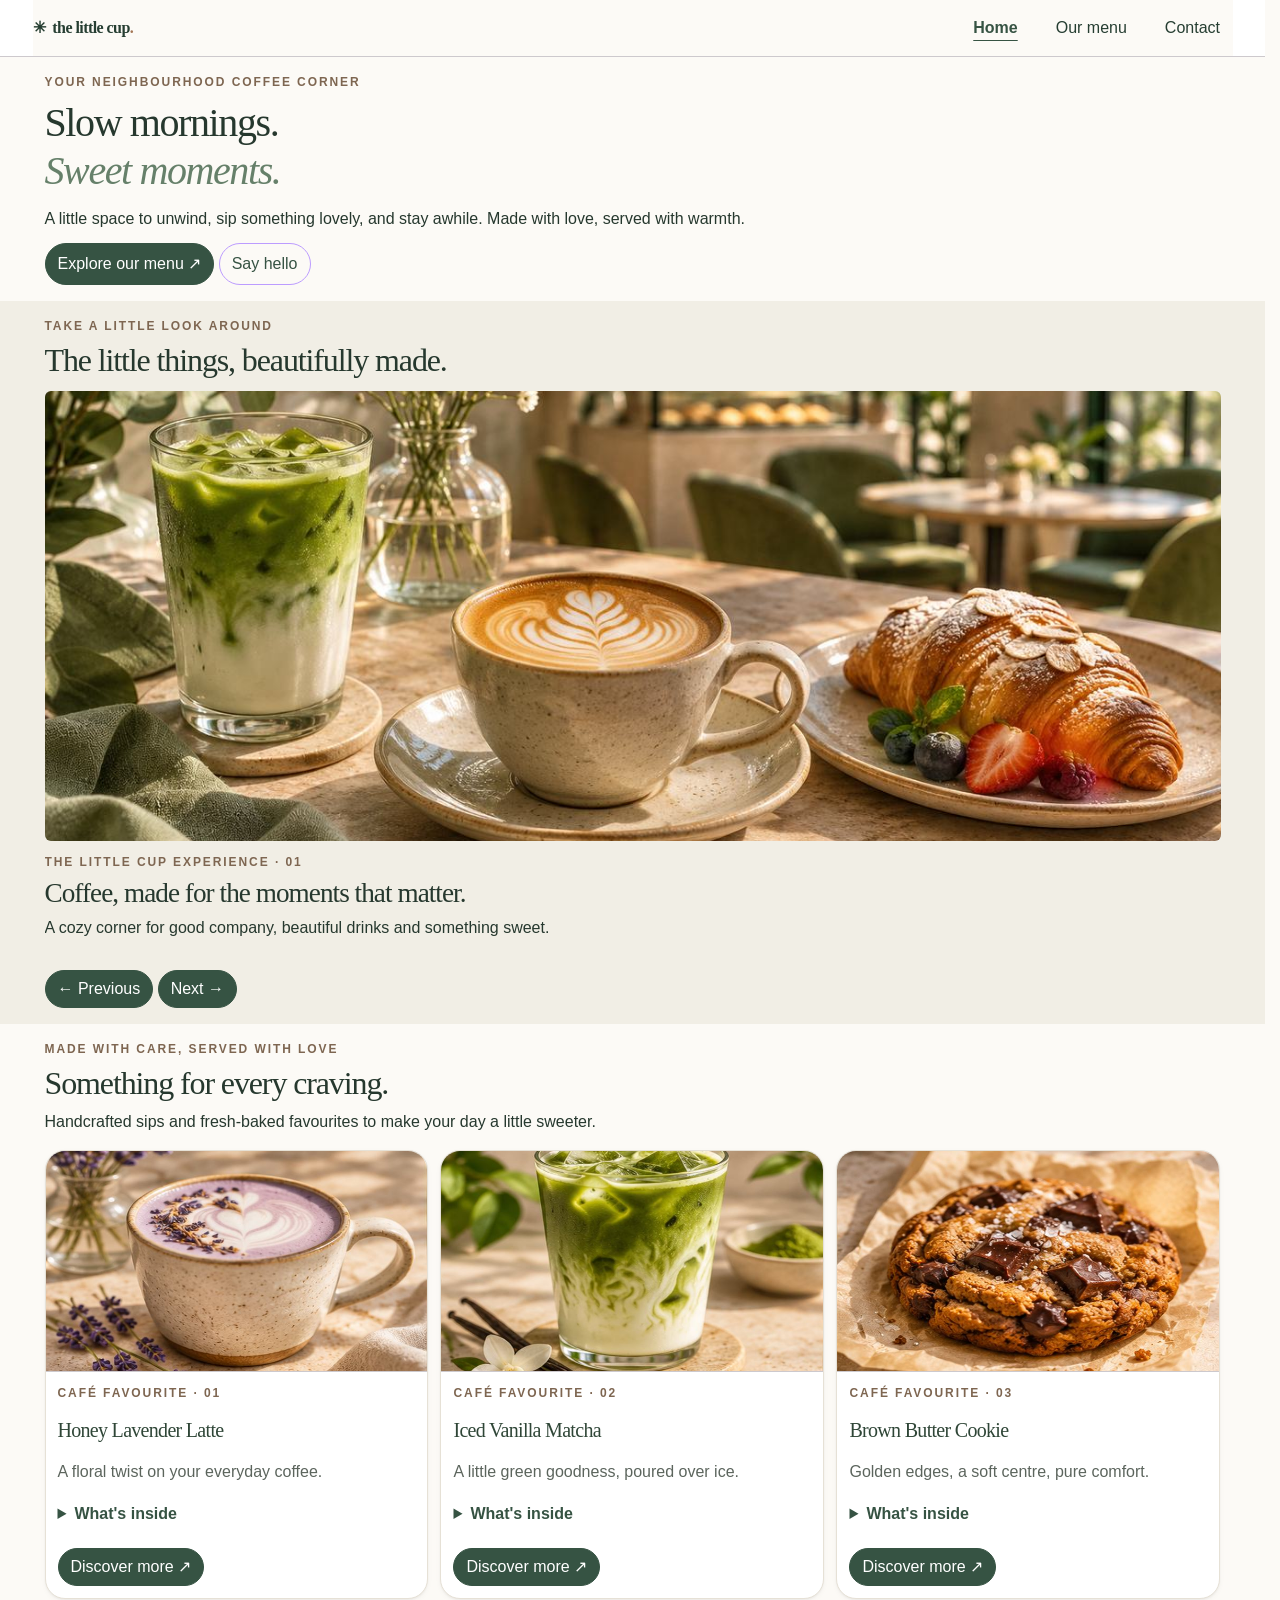
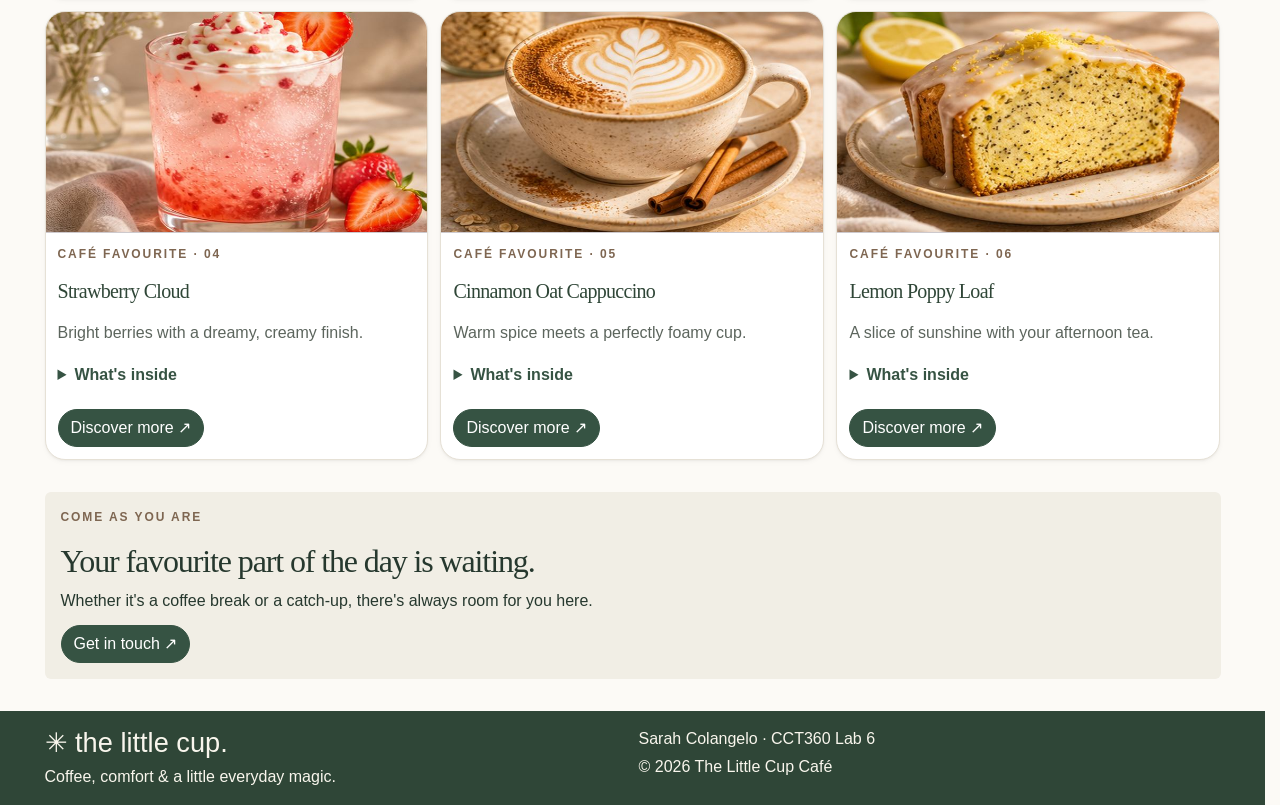
<file: index.html>
<!DOCTYPE html>
<html lang="en">

<head>
    <meta charset="UTF-8">
    <meta name="viewport" content="width=device-width, initial-scale=1.0">

    <title>Home | The Little Cup Café</title>

    <meta name="description"
          content="Discover handcrafted drinks, sweet treats and cozy moments at The Little Cup Café.">

    <link rel="stylesheet" href="css/bootstrap.min.css">
    <link rel="stylesheet" href="css/style.css">
</head>

<body>

    <header class="border-bottom bg-white">

        <nav class="navbar md:navbar-expand container py-3"
             aria-label="Main navigation">

            <a class="navbar-brand fw-bold fs-4" href="index.html">
                ✳ &nbsp;the little cup<span class="brand-dot">.</span>
            </a>

            <div class="navbar-nav d-none md:d-flex gap-4">

                <a class="nav-link active"
                   aria-current="page"
                   href="index.html">
                    Home
                </a>

                <a class="nav-link" href="index.html#menu">
                    Our menu
                </a>

                <a class="nav-link" href="contact.html">
                    Contact
                </a>

            </div>

            <button class="navbar-toggler md:d-none"
                    type="button"
                    aria-label="Open navigation menu"
                    aria-controls="mobile-menu"
                    onclick="document.getElementById('mobile-menu').showModal()">
                ☰ Menu
            </button>

        </nav>

        <dialog class="dialog"
                id="mobile-menu"
                aria-label="Mobile navigation">

            <div class="p-4">

                <button type="button"
                        class="btn btn-solid theme-primary mb-4"
                        onclick="this.closest('dialog').close()">
                    ✕ Close menu
                </button>

                <nav aria-label="Mobile navigation">

                    <ul class="list-unstyled">

                        <li class="mb-3">
                            <a href="index.html">Home</a>
                        </li>

                        <li class="mb-3">
                            <a href="index.html#menu">Our menu</a>
                        </li>

                        <li>
                            <a href="contact.html">Contact</a>
                        </li>

                    </ul>

                </nav>

            </div>

        </dialog>

    </header>


    <main>

        <section class="container py-5">

            <div class="row g-4">

                <div class="col-12">

                    <p class="eyebrow mb-3">
                        YOUR NEIGHBOURHOOD COFFEE CORNER
                    </p>

                    <h1 class="display-3 mb-4">
                        Slow mornings.<br>
                        <em>Sweet moments.</em>
                    </h1>

                    <p class="fs-5 mb-4">
                        A little space to unwind, sip something lovely,
                        and stay awhile. Made with love, served with warmth.
                    </p>

                    <a href="#menu"
                       class="btn btn-solid theme-primary rounded-pill px-4 py-3">
                        Explore our menu ↗
                    </a>

                    <a href="contact.html"
                       class="btn btn-outline theme-primary rounded-pill px-4 py-3">
                        Say hello
                    </a>

                </div>

            </div>

        </section>


       
        <section class="section-soft py-5">

            <div class="container">

                <p class="eyebrow mb-2">
                    TAKE A LITTLE LOOK AROUND
                </p>

                <h2 class="display-6 mb-4">
                    The little things, beautifully made.
                </h2>

                <div class="carousel"
                     id="cafe-carousel"
                     aria-label="Featured café favourites">

                    <div class="carousel-inner">

                    
                        <div class="carousel-item active" data-slide="0">

                            <img class="w-100 rounded-4"
                                 src="images/hero.jpg"
                                 alt="Latte, iced matcha and fresh croissant on a sunlit café table"
                                 style="height: 450px; object-fit: cover; object-position: center;">
                            
                            <div class="py-4">

                                <p class="eyebrow mb-2">
                                    THE LITTLE CUP EXPERIENCE · 01
                                </p>

                                <h2 class="h3 mb-2">
                                    Coffee, made for the moments that matter.
                                </h2>

                                <p class="mb-0">
                                    A cozy corner for good company,
                                    beautiful drinks and something sweet.
                                </p>

                            </div>

                        </div>

                
                        <div class="carousel-item"
                             data-slide="1"
                             hidden>

                            <img class="w-100 rounded-4"
                                style="height: 450px; object-fit: cover; object-position: center;"
                                 src="images/slide-2.jpg"
                                 alt="Iced green matcha latte with vanilla on a sunlit table">

                            <div class="py-4">

                                <p class="eyebrow mb-2">
                                    THE LITTLE CUP EXPERIENCE · 02
                                </p>

                                <h2 class="h3 mb-2">
                                    A matcha moment, just for you.
                                </h2>

                                <p class="mb-0">
                                    Creamy, refreshing and made to
                                    brighten your afternoon.
                                </p>

                            </div>

                        </div>
                        
                        <div class="carousel-item"
                             data-slide="2"
                             hidden>

                            <img class="w-100 rounded-4"
                                style="height: 450px; object-fit: cover; object-position: center;"
                                 src="images/slide-3.jpg"
                                 alt="Strawberry cream drink with fresh berries in warm sunlight">

                            <div class="py-4">

                                <p class="eyebrow mb-2">
                                    THE LITTLE CUP EXPERIENCE · 03
                                </p>

                                <h2 class="h3 mb-2">
                                    Your sweet escape starts here.
                                </h2>

                                <p class="mb-0">
                                    A little treat can make an ordinary
                                    day feel special.
                                </p>

                            </div>

                        </div>

                    </div>

                    
                    <div class="mt-2">

                        <button type="button"
                                class="btn btn-solid theme-primary rounded-pill px-4"
                                aria-label="Previous slide"
                                data-bs-target="#cafe-carousel"
                                onclick="moveSlide(-1)">
                            ← Previous
                        </button>

                        <button type="button"
                                class="btn btn-solid theme-primary rounded-pill px-4"
                                aria-label="Next slide"
                                data-bs-target="#cafe-carousel"
                                onclick="moveSlide(1)">
                            Next →
                        </button>

                    </div>

                </div>

            </div>

        </section>

        <section class="container py-5"
                 id="menu"
                 aria-labelledby="menu-heading">

            <p class="eyebrow mb-2">
                MADE WITH CARE, SERVED WITH LOVE
            </p>

            <h2 class="display-5 mb-3" id="menu-heading">
                Something for every craving.
            </h2>

            <p class="fs-5 mb-5">
                Handcrafted sips and fresh-baked favourites
                to make your day a little sweeter.
            </p>

            <div class="row g-4">

                <div class="col-12 md:col-6 lg:col-4">

                    <article class="card h-100 shadow-sm">

                        <img class="card-img-top"
                            src="images/lavender.jpg"
                            alt="Honey Lavender Latte served on a warm café table"
                             style="height: 220px; object-fit: cover;">
                        <div class="card-body p-4">

                            <p class="eyebrow mb-2">
                                CAFÉ FAVOURITE · 01
                            </p>

                            <h3 class="card-title h4 mb-3">
                                Honey Lavender Latte
                            </h3>

                            <p class="card-text mb-3">
                                A floral twist on your everyday coffee.
                            </p>

                            <details class="mb-4">

                                <summary>What's inside</summary>

                                <p class="mt-2 mb-0">
                                    Velvety espresso, steamed milk,
                                    honey and a hint of lavender.
                                </p>

                            </details>

                            <button class="btn btn-solid theme-primary rounded-pill px-4"
                                    type="button"
                                    data-bs-target="#item-dialog-1"
                                    onclick="document.getElementById('item-dialog-1').showModal()">
                                Discover more ↗
                            </button>

                        </div>

                    </article>

                    <dialog class="dialog"
                            id="item-dialog-1"
                            aria-labelledby="dialog-title-1">

                        <div class="p-4">

                            <p class="eyebrow">FROM OUR MENU</p>

                            <h3 id="dialog-title-1" class="h3 mb-3">
                                Honey Lavender Latte
                            </h3>

                            <p>
                                A comforting, delicately sweet latte
                                with soft floral notes.
                            </p>

                            <button class="btn btn-solid theme-primary rounded-pill px-4 mt-3"
                                    type="button"
                                    onclick="this.closest('dialog').close()">
                                Close
                            </button>

                        </div>

                    </dialog>

                </div>

                <div class="col-12 md:col-6 lg:col-4">

                    <article class="card h-100 shadow-sm">

                        <img class="card-img-top"
                             src="images/matcha.jpg"
                             style="height: 220px; object-fit: cover;"
                             alt="Iced Vanilla Matcha served on a warm café table">

                        <div class="card-body p-4">

                            <p class="eyebrow mb-2">
                                CAFÉ FAVOURITE · 02
                            </p>

                            <h3 class="card-title h4 mb-3">
                                Iced Vanilla Matcha
                            </h3>

                            <p class="card-text mb-3">
                                A little green goodness, poured over ice.
                            </p>

                            <details class="mb-4">

                                <summary>What's inside</summary>

                                <p class="mt-2 mb-0">
                                    Ceremonial-style matcha, creamy milk
                                    and a smooth vanilla finish.
                                </p>

                            </details>

                            <button class="btn btn-solid theme-primary rounded-pill px-4"
                                    type="button"
                                    data-bs-target="#item-dialog-2"
                                    onclick="document.getElementById('item-dialog-2').showModal()">
                                Discover more ↗
                            </button>

                        </div>

                    </article>

                    <dialog class="dialog"
                            id="item-dialog-2"
                            aria-labelledby="dialog-title-2">

                        <div class="p-4">

                            <p class="eyebrow">FROM OUR MENU</p>

                            <h3 id="dialog-title-2" class="h3 mb-3">
                                Iced Vanilla Matcha
                            </h3>

                            <p>
                                A refreshing pick-me-up for slow afternoons.
                            </p>

                            <button class="btn btn-solid theme-primary rounded-pill px-4 mt-3"
                                    type="button"
                                    onclick="this.closest('dialog').close()">
                                Close
                            </button>

                        </div>

                    </dialog>

                </div>

                <div class="col-12 md:col-6 lg:col-4">

                    <article class="card h-100 shadow-sm">

                        <img class="card-img-top"
                             src="images/cookie.jpg"
                            style="height: 220px; object-fit: cover;" 
                             alt="Brown Butter Cookie served on a warm café table">

                        <div class="card-body p-4">

                            <p class="eyebrow mb-2">
                                CAFÉ FAVOURITE · 03
                            </p>

                            <h3 class="card-title h4 mb-3">
                                Brown Butter Cookie
                            </h3>

                            <p class="card-text mb-3">
                                Golden edges, a soft centre, pure comfort.
                            </p>

                            <details class="mb-4">

                                <summary>What's inside</summary>

                                <p class="mt-2 mb-0">
                                    Baked with nutty brown butter,
                                    chocolate chunks and a sprinkle of sea salt.
                                </p>

                            </details>

                            <button class="btn btn-solid theme-primary rounded-pill px-4"
                                    type="button"
                                    data-bs-target="#item-dialog-3"
                                    onclick="document.getElementById('item-dialog-3').showModal()">
                                Discover more ↗
                            </button>

                        </div>

                    </article>

                    <dialog class="dialog"
                            id="item-dialog-3"
                            aria-labelledby="dialog-title-3">

                        <div class="p-4">

                            <p class="eyebrow">FROM OUR MENU</p>

                            <h3 id="dialog-title-3" class="h3 mb-3">
                                Brown Butter Cookie
                            </h3>

                            <p>
                                Best enjoyed warm alongside your favourite latte.
                            </p>

                            <button class="btn btn-solid theme-primary rounded-pill px-4 mt-3"
                                    type="button"
                                    onclick="this.closest('dialog').close()">
                                Close
                            </button>

                        </div>

                    </dialog>

                </div>

                <div class="col-12 md:col-6 lg:col-4">

                    <article class="card h-100 shadow-sm">

                        <img class="card-img-top"
                             src="images/strawberry.jpg"
                             style="height: 220px; object-fit: cover;"
                             alt="Strawberry Cloud served on a warm café table">

                        <div class="card-body p-4">

                            <p class="eyebrow mb-2">
                                CAFÉ FAVOURITE · 04
                            </p>

                            <h3 class="card-title h4 mb-3">
                                Strawberry Cloud
                            </h3>

                            <p class="card-text mb-3">
                                Bright berries with a dreamy, creamy finish.
                            </p>

                            <details class="mb-4">

                                <summary>What's inside</summary>

                                <p class="mt-2 mb-0">
                                    Sparkling strawberry, vanilla cream
                                    and fresh berry flavour.
                                </p>

                            </details>

                            <button class="btn btn-solid theme-primary rounded-pill px-4"
                                    type="button"
                                    data-bs-target="#item-dialog-4"
                                    onclick="document.getElementById('item-dialog-4').showModal()">
                                Discover more ↗
                            </button>

                        </div>

                    </article>

                    <dialog class="dialog"
                            id="item-dialog-4"
                            aria-labelledby="dialog-title-4">

                        <div class="p-4">

                            <p class="eyebrow">FROM OUR MENU</p>

                            <h3 id="dialog-title-4" class="h3 mb-3">
                                Strawberry Cloud
                            </h3>

                            <p>
                                A sweet and refreshing treat for sunny days.
                            </p>

                            <button class="btn btn-solid theme-primary rounded-pill px-4 mt-3"
                                    type="button"
                                    onclick="this.closest('dialog').close()">
                                Close
                            </button>

                        </div>

                    </dialog>

                </div>

                <div class="col-12 md:col-6 lg:col-4">

                    <article class="card h-100 shadow-sm">

                        <img class="card-img-top"
                             src="images/cinnamon.jpg"
                             style="height: 220px; object-fit: cover;"
                             alt="Cinnamon Oat Cappuccino served on a warm café table">

                        <div class="card-body p-4">

                            <p class="eyebrow mb-2">
                                CAFÉ FAVOURITE · 05
                            </p>

                            <h3 class="card-title h4 mb-3">
                                Cinnamon Oat Cappuccino
                            </h3>

                            <p class="card-text mb-3">
                                Warm spice meets a perfectly foamy cup.
                            </p>

                            <details class="mb-4">

                                <summary>What's inside</summary>

                                <p class="mt-2 mb-0">
                                    Rich espresso, airy oat milk
                                    and a dusting of cinnamon.
                                </p>

                            </details>

                            <button class="btn btn-solid theme-primary rounded-pill px-4"
                                    type="button"
                                    data-bs-target="#item-dialog-5"
                                    onclick="document.getElementById('item-dialog-5').showModal()">
                                Discover more ↗
                            </button>

                        </div>

                    </article>

                    <dialog class="dialog"
                            id="item-dialog-5"
                            aria-labelledby="dialog-title-5">

                        <div class="p-4">

                            <p class="eyebrow">FROM OUR MENU</p>

                            <h3 id="dialog-title-5" class="h3 mb-3">
                                Cinnamon Oat Cappuccino
                            </h3>

                            <p>
                                A cozy dairy-free favourite with a gentle spice.
                            </p>

                            <button class="btn btn-solid theme-primary rounded-pill px-4 mt-3"
                                    type="button"
                                    onclick="this.closest('dialog').close()">
                                Close
                            </button>

                        </div>

                    </dialog>

                </div>
                <div class="col-12 md:col-6 lg:col-4">

                    <article class="card h-100 shadow-sm">

                        <img class="card-img-top"
                             src="images/lemon.jpg"
                             alt="Lemon Poppy Loaf served on a warm café table"
                             style="height: 220px; object-fit: cover;">

                        <div class="card-body p-4">

                            <p class="eyebrow mb-2">
                                CAFÉ FAVOURITE · 06
                            </p>

                            <h3 class="card-title h4 mb-3">
                                Lemon Poppy Loaf
                            </h3>

                            <p class="card-text mb-3">
                                A slice of sunshine with your afternoon tea.
                            </p>

                            <details class="mb-4">

                                <summary>What's inside</summary>

                                <p class="mt-2 mb-0">
                                    Soft lemon loaf, poppy seeds
                                    and a light citrus glaze.
                                </p>

                            </details>

                            <button class="btn btn-solid theme-primary rounded-pill px-4"
                                    type="button"
                                    data-bs-target="#item-dialog-6"
                                    onclick="document.getElementById('item-dialog-6').showModal()">
                                Discover more ↗
                            </button>

                        </div>

                    </article>

                    <dialog class="dialog"
                            id="item-dialog-6"
                            aria-labelledby="dialog-title-6">

                        <div class="p-4">

                            <p class="eyebrow">FROM OUR MENU</p>

                            <h3 id="dialog-title-6" class="h3 mb-3">
                                Lemon Poppy Loaf
                            </h3>

                            <p>
                                Bright, tender and baked for a little afternoon joy.
                            </p>

                            <button class="btn btn-solid theme-primary rounded-pill px-4 mt-3"
                                    type="button"
                                    onclick="this.closest('dialog').close()">
                                Close
                            </button>

                        </div>

                    </dialog>

                </div>

            </div>

        </section>

        <section class="container py-5">

            <div class="section-soft rounded-4 p-5">

                <p class="eyebrow">
                    COME AS YOU ARE
                </p>

                <h2 class="display-6 mb-3">
                    Your favourite part of the day is waiting.
                </h2>

                <p class="mb-4">
                    Whether it's a coffee break or a catch-up,
                    there's always room for you here.
                </p>

                <a class="btn btn-solid theme-primary rounded-pill px-4"
                   href="contact.html">
                    Get in touch ↗
                </a>

            </div>

        </section>

    </main>


    <footer class="footer-theme py-5 mt-5">

        <div class="container">

            <div class="row g-4">

                <div class="col-12 md:col-6">

                    <p class="h3 mb-2">
                        ✳ the little cup.
                    </p>

                    <p class="mb-0">
                        Coffee, comfort &amp; a little everyday magic.
                    </p>

                </div>

                <div class="col-12 md:col-6">

                    <p class="mb-1">
                        Sarah Colangelo · CCT360 Lab 6
                    </p>

                    <p class="mb-0">
                        © 2026 The Little Cup Café
                    </p>

                </div>

            </div>

        </div>

    </footer>

    <script type="module" src="js/bootstrap.bundle.min.js"></script>

    <script>
        const slides = [
            ...document.querySelectorAll('[data-slide]')
        ];

        let current = 0;

        function moveSlide(step) {

            slides[current].hidden = true;
            slides[current].classList.remove('active');

            current = (current + step + slides.length) % slides.length;

            slides[current].hidden = false;
            slides[current].classList.add('active');

        }
    </script>

</body>

</html>
</file>
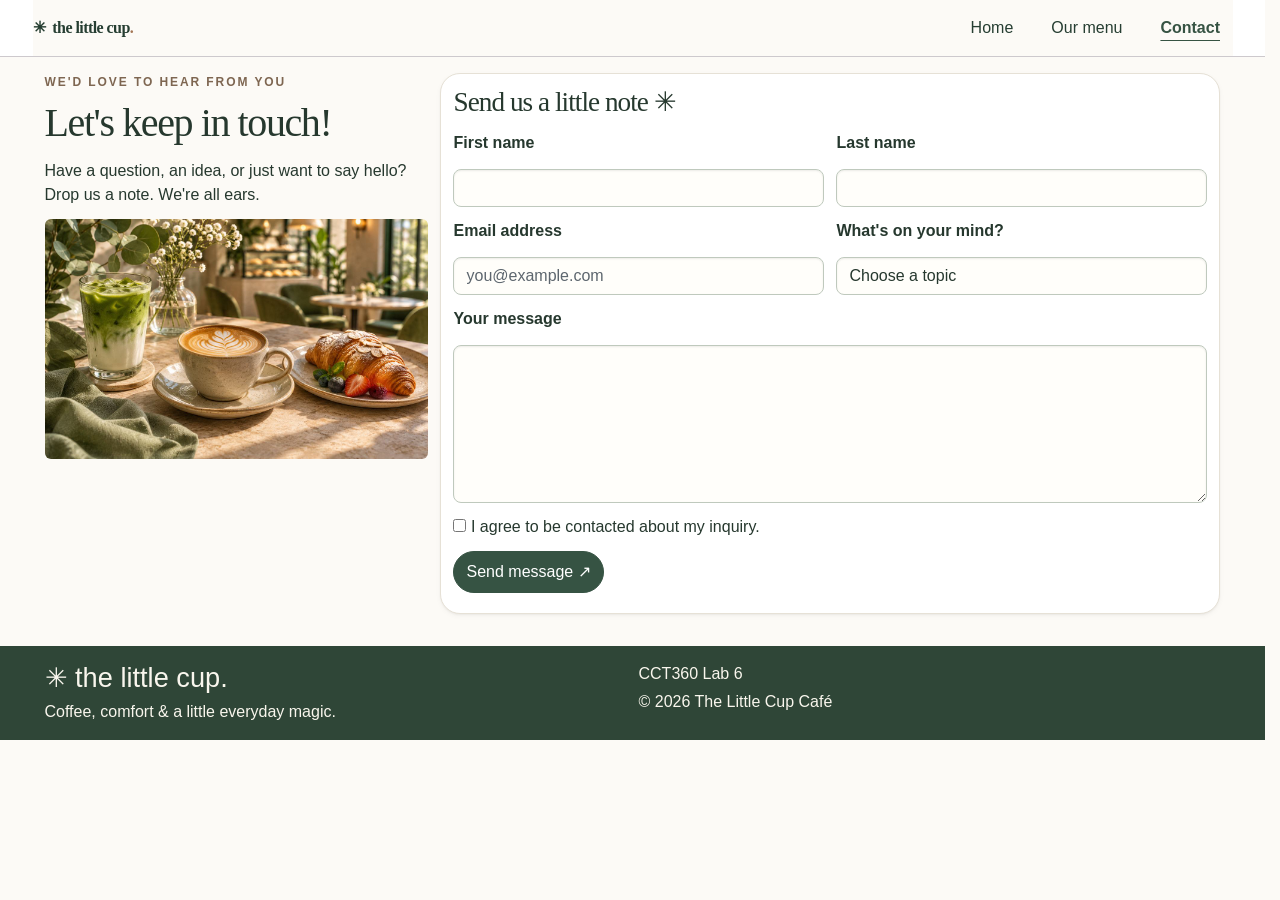
<file: contact.html>
<!DOCTYPE html>
<html lang="en">
    <head><meta charset="UTF-8">
        <meta name="viewport" content="width=device-width, initial-scale=1.0">
        <title>Contact | The Little Cup Café</title>
        <meta name="description" content="Discover handcrafted drinks, sweet treats and cozy moments at The Little Cup Café.">
        <link rel="stylesheet" href="css/bootstrap.min.css">
        <link rel="stylesheet" href="css/style.css">
    </head>
    <body>
        <header class="border-bottom bg-white">
            <nav class="navbar md:navbar-expand container py-3" aria-label="Main navigation">
                <a class="navbar-brand fw-bold fs-4" href="index.html">✳ &nbsp;the little cup<span class="brand-dot">.</span></a>
                <div class="navbar-nav d-none md:d-flex gap-4">
                    <a class="nav-link "  href="index.html">Home</a>
                    <a class="nav-link" href="index.html#menu">Our menu</a>
                    <a class="nav-link active" aria-current="page" href="contact.html">Contact</a>
                </div>
                <button class="navbar-toggler md:d-none" aria-label="Open navigation menu" aria-controls="mobile-menu" type="button" onclick="document.getElementById('mobile-menu').showModal()">☰ Menu</button>
            </nav><dialog class="dialog" id="mobile-menu" aria-label="Mobile navigation">
                <div class="p-4"><button type="button" class="btn btn-solid theme-primary mb-4" onclick="this.closest('dialog').close()">✕ Close menu</button>
                    <nav aria-label="Mobile navigation">
                        <ul class="list-unstyled">
                            <li class="mb-3">
                                <a href="index.html">Home</a>
                            </li>
                            <li class="mb-3">
                                <a href="index.html#menu">Our menu</a>
                            </li>
                            <li class="mb-3">
                                <a href="contact.html">Contact</a>
                            </li>
                        </ul>
                    </nav>
                </div>
            </dialog>
        </header>
        <main class="container py-5">
            <div class="row g-4">
                <div class="col-12 lg:col-4">
                    <p class="eyebrow mb-3">WE'D LOVE TO HEAR FROM YOU</p>
                    <h1 class="display-4 mb-4">Let's keep in touch!</h1>
                    <p class="fs-5 mb-4">Have a question, an idea, or just want to say hello? Drop us a note. We're all ears.</p>
                   <img class="w-100 rounded-4"
                        src="images/hero.jpg"
                        alt="Cozy café table with coffee and pastries"
                        style="height: auto; object-fit: contain;">
                </div>
                <div class="col-12 lg:col-8">
                    <form class="contact-panel rounded-4 p-4 shadow-sm" action="#" method="post" onsubmit="event.preventDefault();document.getElementById('form-status').textContent='Thanks for reaching out! This is a demo form, so your message has not been sent.';">
                        <h2 class="h3 mb-4">Send us a little note ✳</h2>
                        <div class="row g-4">
                            <div class="col-12 md:col-6 form-field">
                                <label for="first-name" class="fw-bold mb-2">First name</label>
                                <input class="form-control" id="first-name" name="first-name" required>
                            </div>
                            <div class="col-12 md:col-6 form-field">
                                <label for="last-name" class="fw-bold mb-2">Last name</label>
                                <input class="form-control" id="last-name" name="last-name" required>
                            </div>
                            <div class="col-12 md:col-6 form-field">
                                <label for="email" class="fw-bold mb-2">Email address</label>
                                <input class="form-control" type="email" id="email" name="email" placeholder="you@example.com" required>
                            </div>
                            <div class="col-12 md:col-6 form-field">
                                <label for="topic" class="fw-bold mb-2">What's on your mind?</label>
                                <select class="form-control" id="topic" name="topic" required>
                                    <option value="">Choose a topic</option>
                                    <option>Menu question</option>
                                    <option>Event inquiry</option>
                                    <option>General feedback</option>
                                    <option>Something else</option>
                                </select>

                            </div>

                            <div class="col-12 form-field">
                                <label for="message" class="fw-bold mb-2">Your message</label>
                                <textarea class="form-control" id="message" name="message" rows="6" required></textarea>
                            </div>

                            <div class="col-12 form-field">
                                <div class="form-check">
                                    <input class="form-check-input" type="checkbox" id="consent" name="consent" required>
                                    <label class="form-check-label" for="consent">I agree to be contacted about my inquiry.</label>
                                </div>

                            </div>

                            <div class="col-12">
                                <button type="submit" class="btn btn-solid theme-primary rounded-pill px-4 py-3">Send message ↗</button>
                                <p class="mt-3 mb-0" role="status" aria-live="polite" id="form-status"></p>
                            </div>

                        </div>

                    </form>

                </div>

            </div>

        </main>

       <footer class="footer-theme py-5 mt-5">
            <div class="container">
                <div class="row g-4">
                    <div class="col-12 md:col-6">
                        <p class="h3 mb-2">✳ the little cup.</p>
                        <p class="mb-0">Coffee, comfort &amp; a little everyday magic.</p>
                    </div>
                    <div class="col-12 md:col-6">
                        <p class="mb-1">CCT360 Lab 6</p>
                        <p class="mb-0">© 2026 The Little Cup Café</p>
                    </div>
                </div>
            </div>
        </footer>

        <script type="module" src="js/bootstrap.bundle.min.js"></script>
    </body>
</html>
</file>
<file: css/style.css>
:root {
    --bs-primary-base: #365343; --bs-primary-bg: #365343; --bs-primary-fg: #365343;
    --bs-primary-contrast: #fff; --bs-bg-body: #fcfaf6; --bs-fg-body: #26382e;
}
.theme-primary {
    --bs-theme-bg: #365343; --bs-theme-contrast: #fff; --bs-theme-fg: #365343;
}
.btn-solid.theme-primary {
    --bs-btn-bg: #365343; --bs-btn-color: #fff; --bs-btn-border-color: #365343;
}
body { background: #fcfaf6; color: #26382e; font-family: Arial, Helvetica, sans-serif; }
h1, h2, h3, .navbar-brand { font-family: Georgia, 'Times New Roman', serif; letter-spacing: -.035em; }
h1 em { color: #66806a; }
.navbar-brand, .nav-link { color: #263e32; }
.nav-link.active { color: #365343; font-weight: 700; text-decoration: underline; text-underline-offset: 7px; }
.brand-dot { color: #a57756; }
.eyebrow { color: #7e6651; font-size: .75rem; font-weight: 700; letter-spacing: .16em; }
.section-soft { background: #f1eee5; }
.card, .contact-panel { background: #fff; border: 1px solid #e6e1d6; border-radius: 20px; overflow: hidden; }
.card-title { color: #2f4637; }
.card-text { color: #5c655d; }
.card-img-top { object-fit: cover; }
summary { color: #365343; font-weight: 700; cursor: pointer; }
.form-control { background: #fffefa; border-color: #bfc9bd; }
.dialog { border: 1px solid #e3e0d6; border-radius: 20px; max-width: 480px; color: #26382e; background: #fffefa; }
.dialog::backdrop { background: rgba(20,33,25,.68); }
.footer-theme, .footer-theme p { background: #2f4637; color: #f9f6ed; }
.btn-solid.theme-primary:hover { background: #233d2e; color: #fff; }
</file>
